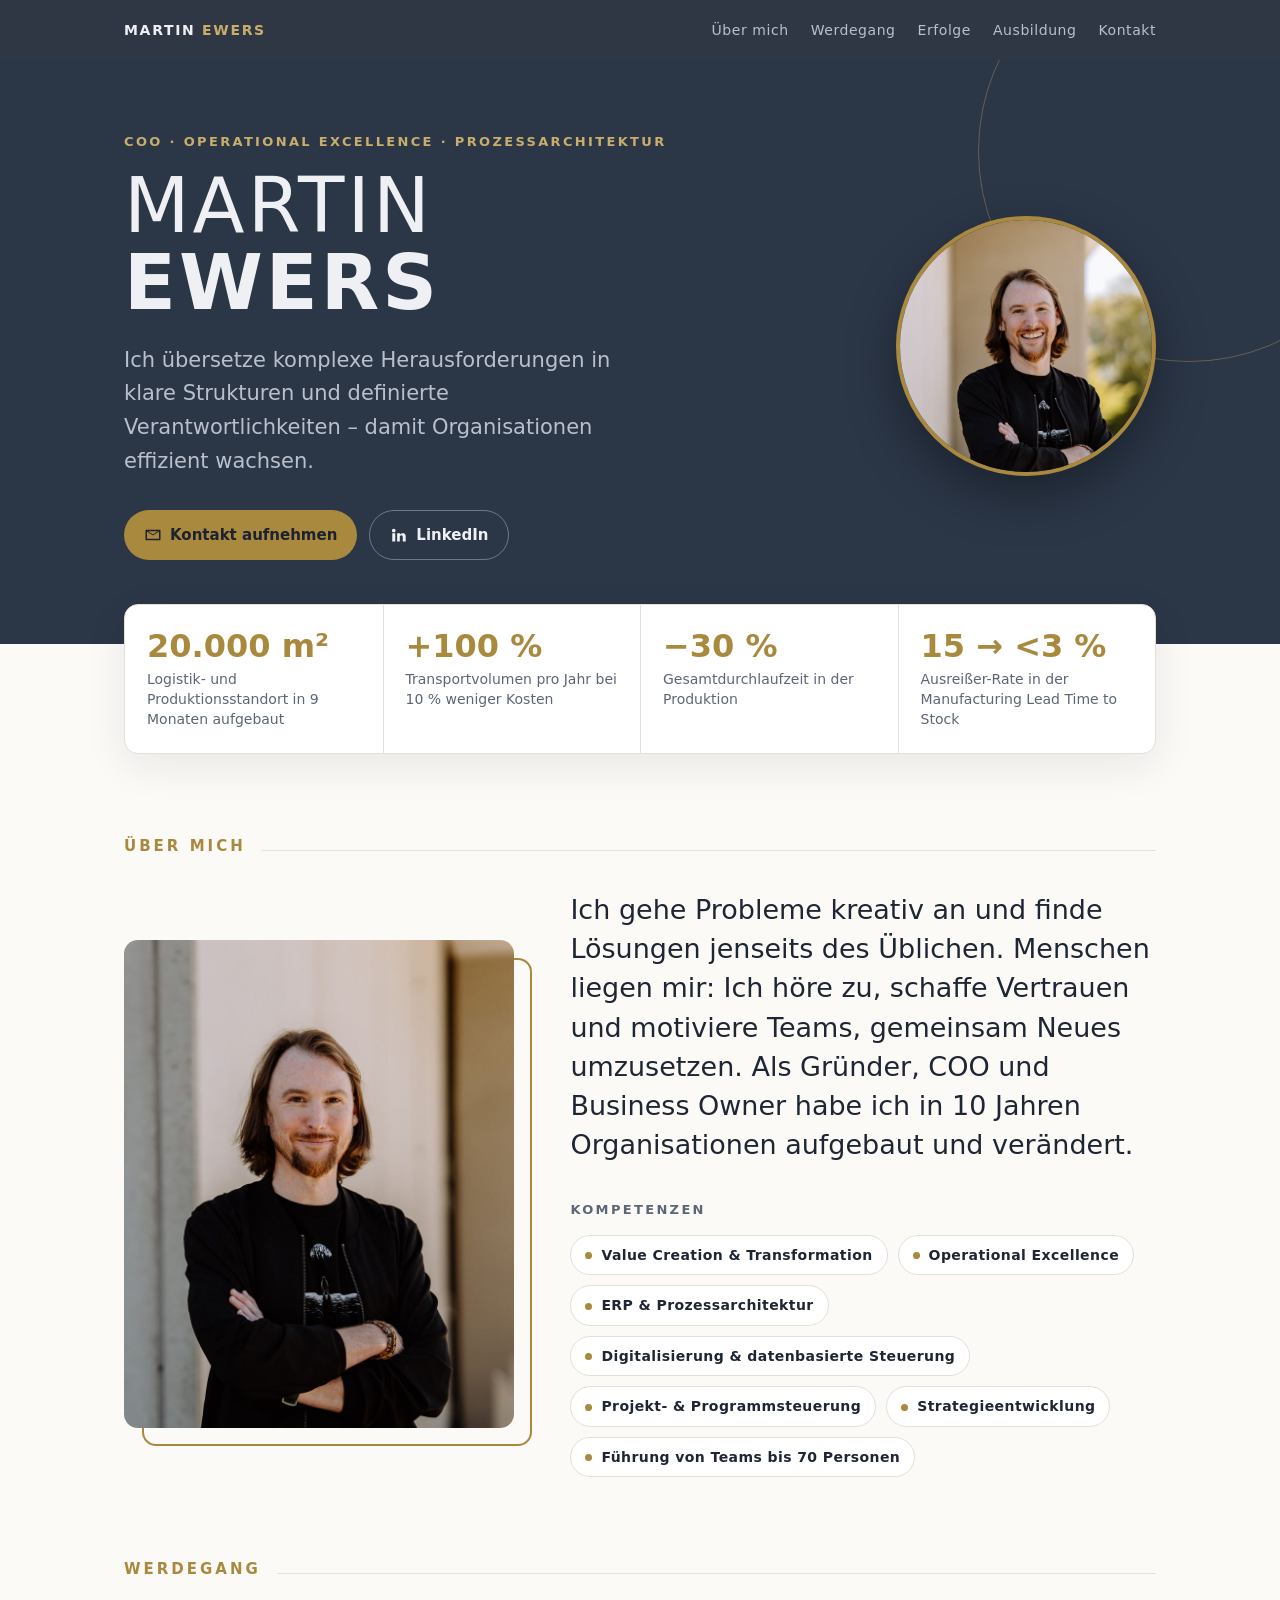
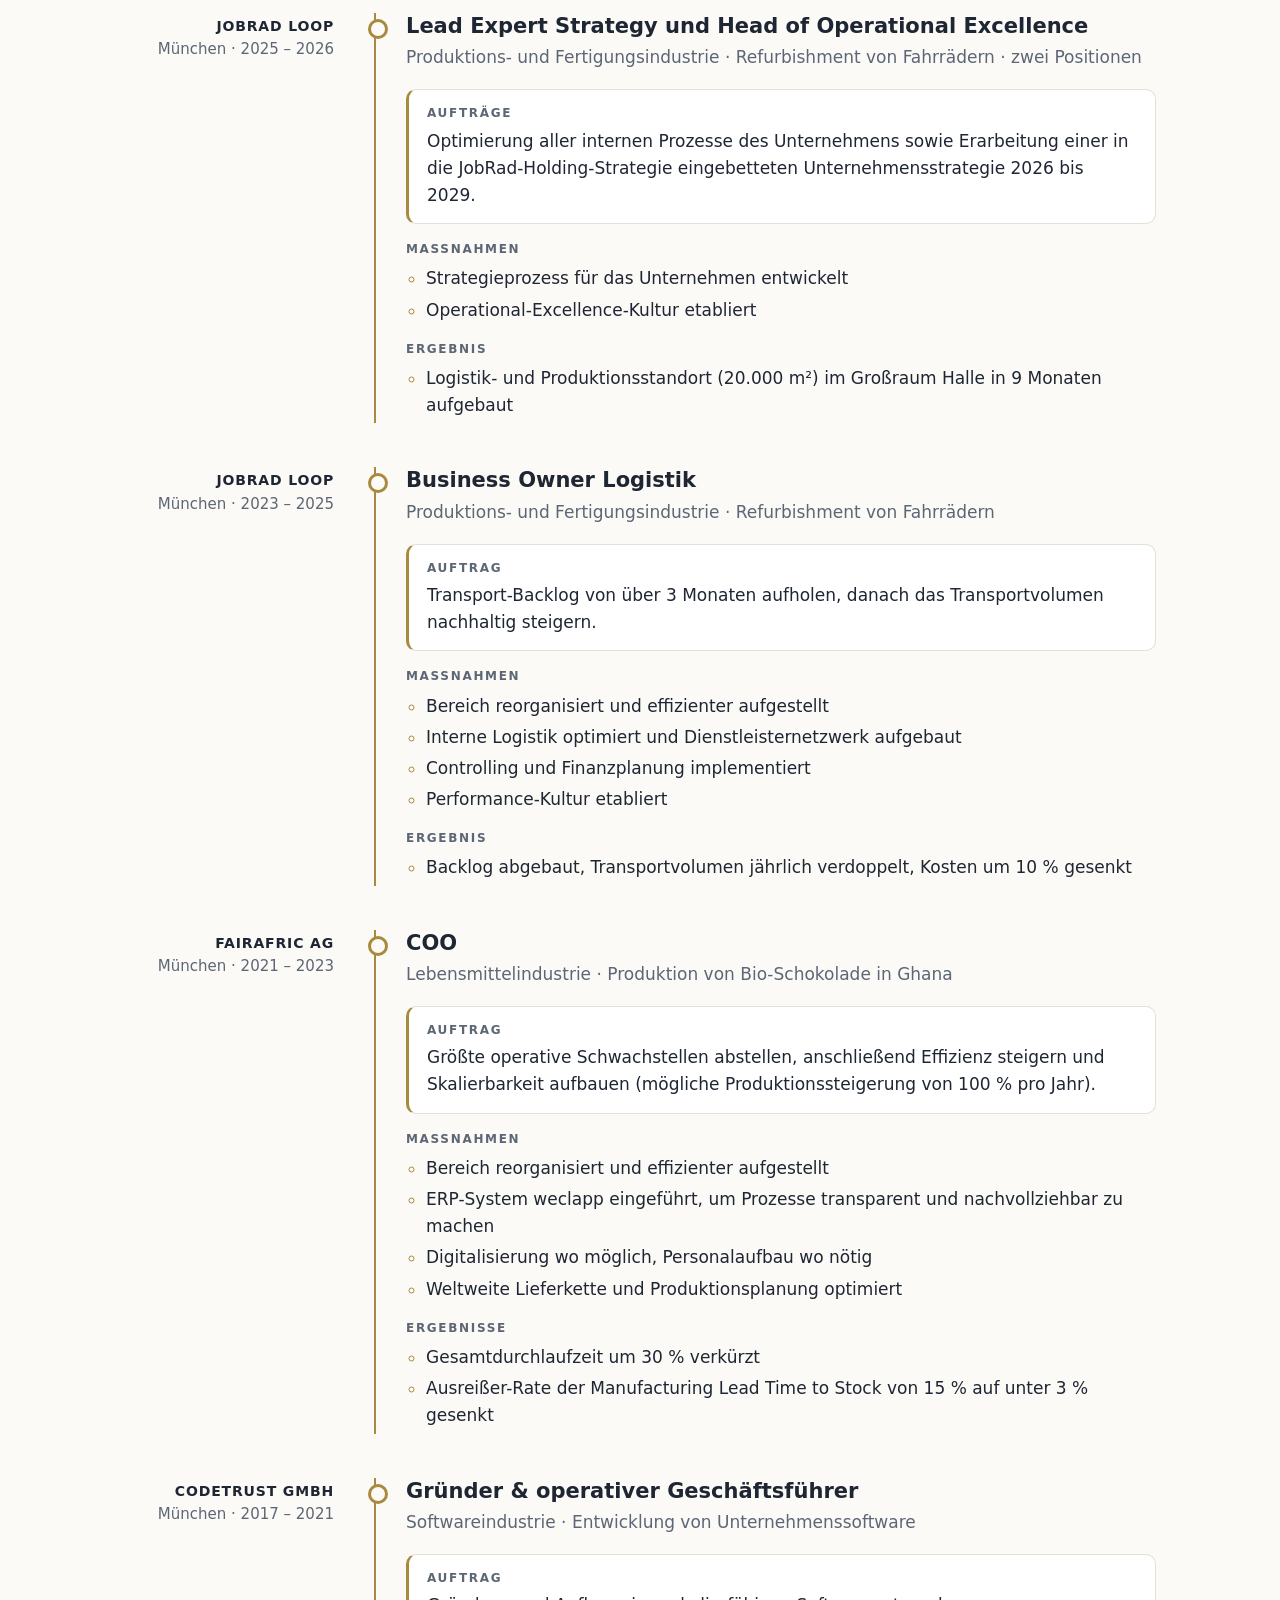
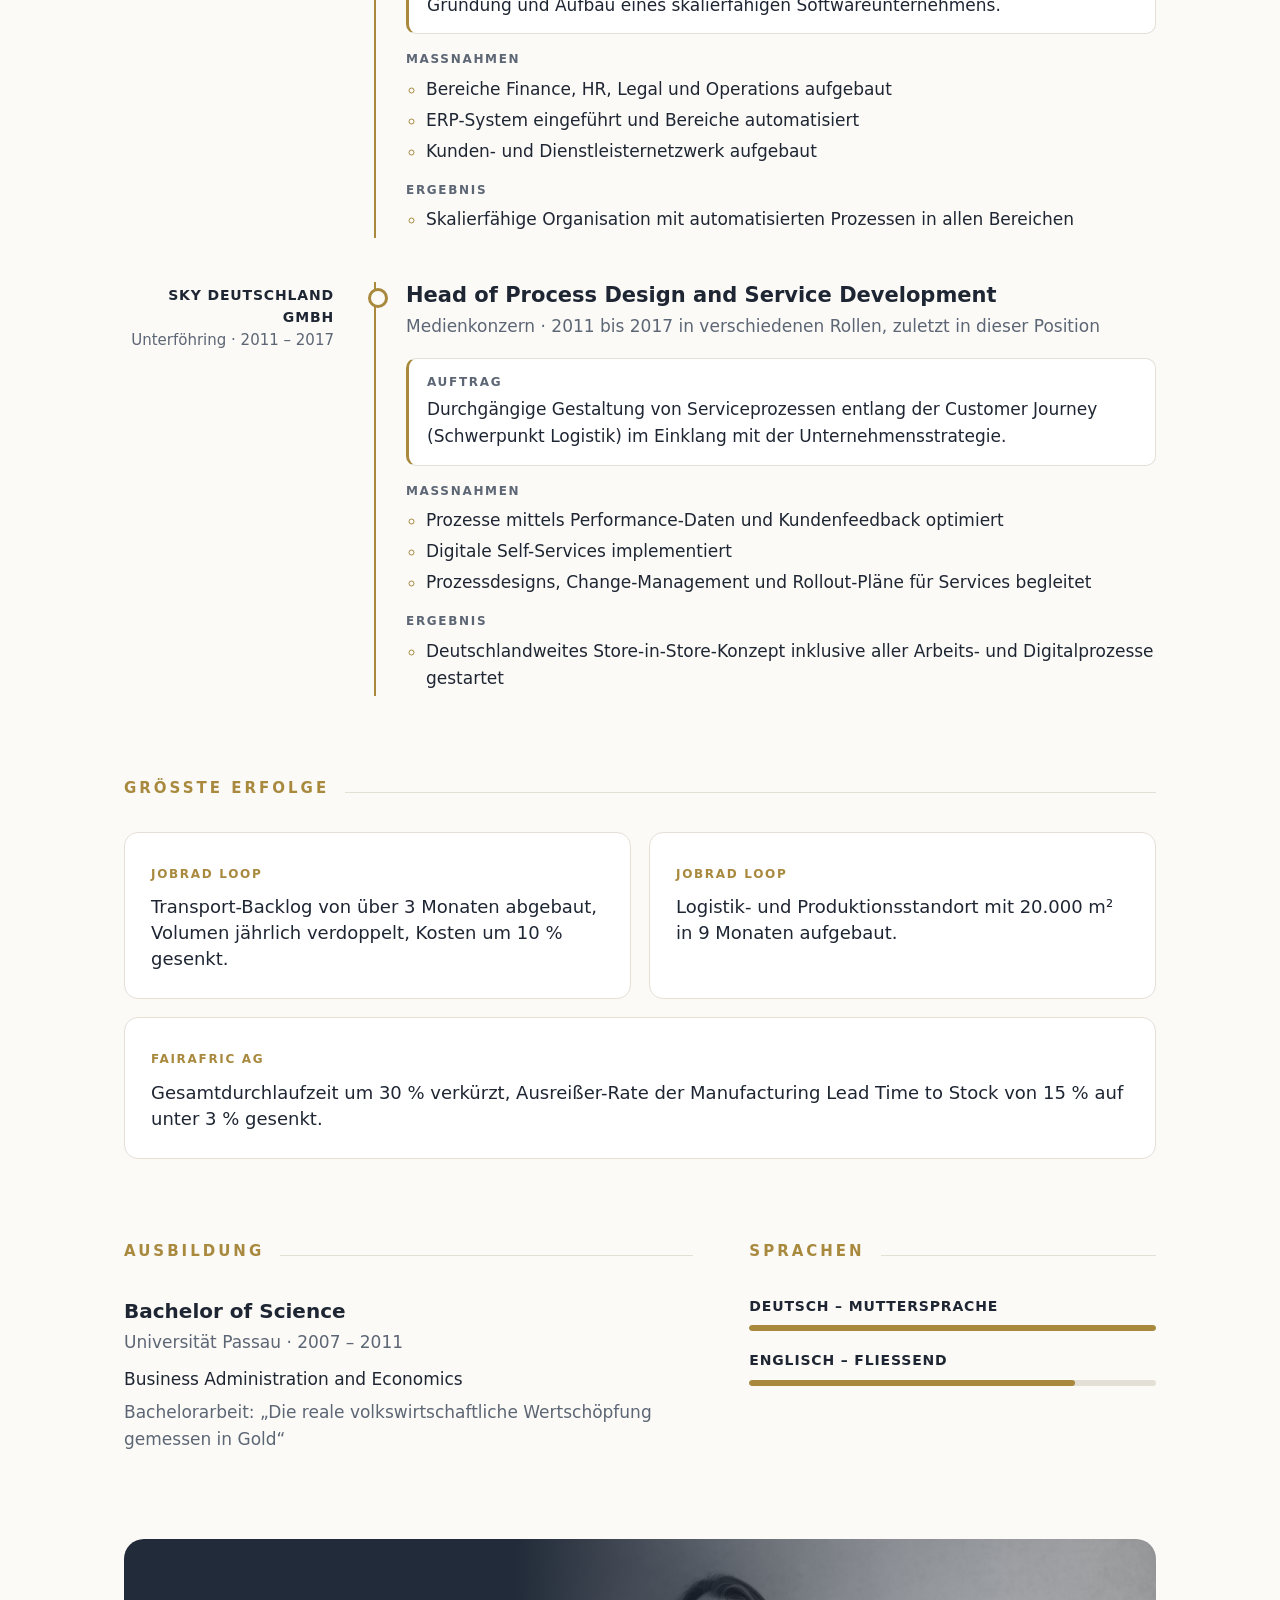
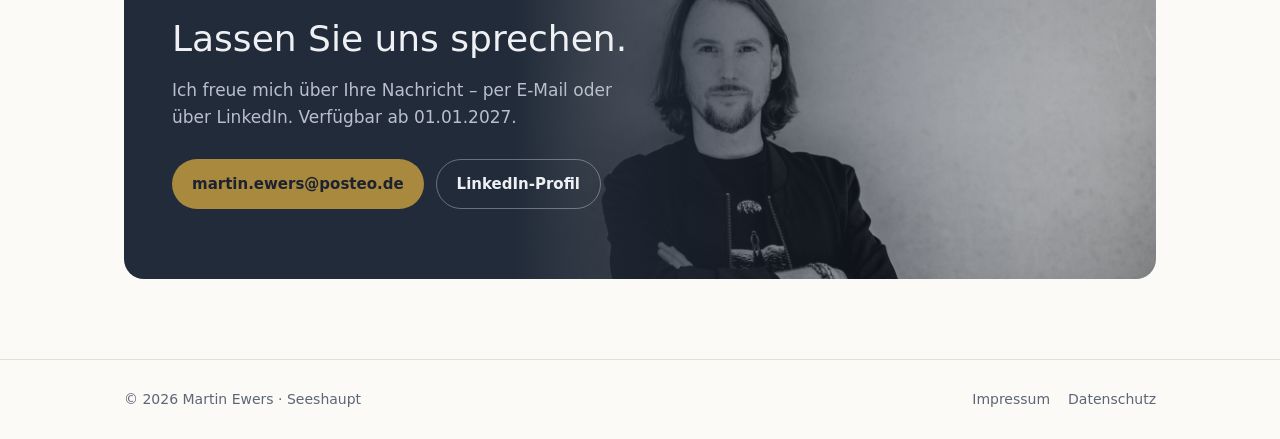
<file: index.html>
<!doctype html>
<html lang="de">
<head>
  <meta charset="utf-8">
  <meta name="viewport" content="width=device-width, initial-scale=1">
  <title>Martin Ewers – COO &amp; Operational Excellence</title>
  <meta name="description" content="Martin Ewers – erfahrener COO für Prozessarchitektur, Operational Excellence und skalierbare Organisationen. Werdegang, Erfolge und Kontakt.">
  <meta property="og:title" content="Martin Ewers – COO &amp; Operational Excellence">
  <meta property="og:description" content="Komplexe Herausforderungen in klare Strukturen und definierte Verantwortlichkeiten übersetzen.">
  <meta property="og:type" content="profile">
  <meta property="og:image" content="https://nostradewers.de/assets/og-image.jpg">
  <meta name="theme-color" content="#2b3647">
  <link rel="icon" href="data:image/svg+xml,%3Csvg xmlns='http://www.w3.org/2000/svg' viewBox='0 0 64 64'%3E%3Crect width='64' height='64' rx='14' fill='%232b3647'/%3E%3Ctext x='32' y='42' font-family='Arial' font-size='26' font-weight='700' fill='%23c9ae6b' text-anchor='middle'%3EME%3C/text%3E%3C/svg%3E">
  <link rel="stylesheet" href="assets/styles.css">
  <style>
    .job .measures + .measures { margin-top: 16px; }
    .wins .win:last-child:nth-child(odd) { grid-column: 1 / -1; }
  </style>
</head>
<body>

<nav class="nav" aria-label="Hauptnavigation">
  <div class="wrap">
    <a class="brand" href="#top">Martin <span>Ewers</span></a>
    <ul>
      <li><a href="#ueber-mich">Über mich</a></li>
      <li><a href="#werdegang">Werdegang</a></li>
      <li><a href="#erfolge">Erfolge</a></li>
      <li><a href="#ausbildung">Ausbildung</a></li>
      <li><a href="#kontakt">Kontakt</a></li>
    </ul>
  </div>
</nav>

<header class="hero" id="top">
  <div class="wrap">
    <div>
      <p class="eyebrow">COO · Operational Excellence · Prozessarchitektur</p>
      <h1>Martin <strong>Ewers</strong></h1>
      <p class="lead">Ich übersetze komplexe Herausforderungen in klare Strukturen und definierte Verantwortlichkeiten – damit Organisationen effizient wachsen.</p>
      <div class="cta">
        <a class="btn btn-gold" href="mailto:martin.ewers@posteo.de">
          <svg viewBox="0 0 24 24" aria-hidden="true"><path d="M3 5h18a1 1 0 0 1 1 1v12a1 1 0 0 1-1 1H3a1 1 0 0 1-1-1V6a1 1 0 0 1 1-1Zm1 2.4V17h16V7.4l-8 5.3-8-5.3ZM5.6 7 12 11.2 18.4 7H5.6Z"/></svg>
          Kontakt aufnehmen
        </a>
        <a class="btn btn-ghost" href="https://www.linkedin.com/in/martin-ewers/" rel="noopener" target="_blank">
          <svg viewBox="0 0 24 24" aria-hidden="true"><path d="M4.98 3.5a2.5 2.5 0 1 1 0 5 2.5 2.5 0 0 1 0-5ZM3 9.75h4v11H3v-11Zm6.5 0h3.8v1.5h.06c.53-1 1.83-1.75 3.4-1.75 3.64 0 4.24 2.2 4.24 5.07v6.18h-4v-5.48c0-1.3-.03-2.98-1.82-2.98-1.82 0-2.1 1.42-2.1 2.88v5.58h-3.58v-11Z"/></svg>
          LinkedIn
        </a>
      </div>
    </div>
    <img class="photo" src="assets/martin-ewers.jpg" width="640" height="640" alt="Porträt von Martin Ewers">
  </div>
</header>

<main>
  <div class="wrap stats">
    <ul aria-label="Ausgewählte Ergebnisse">
      <li><span class="num">20.000 m²</span><span class="lbl">Logistik- und Produktionsstandort in 9 Monaten aufgebaut</span></li>
      <li><span class="num">+100 %</span><span class="lbl">Transportvolumen pro Jahr bei 10 % weniger Kosten</span></li>
      <li><span class="num">−30 %</span><span class="lbl">Gesamtdurchlaufzeit in der Produktion</span></li>
      <li><span class="num">15 → &lt;3 %</span><span class="lbl">Ausreißer-Rate in der Manufacturing Lead Time to Stock</span></li>
    </ul>
  </div>

  <section id="ueber-mich">
    <div class="wrap">
      <div class="section-head"><h2>Über mich</h2></div>
      <div class="about">
        <figure class="about-photo">
          <img src="assets/martin-ewers-profil.jpg" width="800" height="1000" loading="lazy" alt="Martin Ewers mit verschränkten Armen vor einer hellen Betonwand">
        </figure>
        <div>
        <p class="big">Ich gehe Probleme kreativ an und finde Lösungen jenseits des Üblichen. Menschen liegen mir: Ich höre zu, schaffe Vertrauen und motiviere Teams, gemeinsam Neues umzusetzen. Als Gründer, COO und Business Owner habe ich in 10 Jahren Organisationen aufgebaut und verändert.</p>
        <div class="skills">
          <p class="eyebrow" style="color: var(--muted)">Kompetenzen</p>
          <ul class="chips">
            <li>Value Creation &amp; Transformation</li>
            <li>Operational Excellence</li>
            <li>ERP &amp; Prozessarchitektur</li>
            <li>Digitalisierung &amp; datenbasierte Steuerung</li>
            <li>Projekt- &amp; Programmsteuerung</li>
            <li>Strategieentwicklung</li>
            <li>Führung von Teams bis 70 Personen</li>
          </ul>
        </div>
        </div>
      </div>
    </div>
  </section>

  <section id="werdegang">
    <div class="wrap">
      <div class="section-head"><h2>Werdegang</h2></div>
      <ol class="timeline">
        <li class="job">
          <div class="meta">
            <div class="company">JobRad LOOP</div>
            <div class="where">München · 2025 – 2026</div>
          </div>
          <div class="body">
            <h3>Lead Expert Strategy und Head of Operational Excellence</h3>
            <p class="ctx">Produktions- und Fertigungsindustrie · Refurbishment von Fahrrädern · zwei Positionen</p>
            <div class="mission"><b>Aufträge</b><p>Optimierung aller internen Prozesse des Unternehmens sowie Erarbeitung einer in die JobRad-Holding-Strategie eingebetteten Unternehmensstrategie 2026 bis 2029.</p></div>
            <div class="measures"><b>Maßnahmen</b>
              <ul>
                <li>Strategieprozess für das Unternehmen entwickelt</li>
                <li>Operational-Excellence-Kultur etabliert</li>
              </ul>
            </div>
            <div class="measures"><b>Ergebnis</b>
              <ul>
                <li>Logistik- und Produktionsstandort (20.000 m²) im Großraum Halle in 9 Monaten aufgebaut</li>
              </ul>
            </div>
          </div>
        </li>

        <li class="job">
          <div class="meta">
            <div class="company">JobRad LOOP</div>
            <div class="where">München · 2023 – 2025</div>
          </div>
          <div class="body">
            <h3>Business Owner Logistik</h3>
            <p class="ctx">Produktions- und Fertigungsindustrie · Refurbishment von Fahrrädern</p>
            <div class="mission"><b>Auftrag</b><p>Transport-Backlog von über 3 Monaten aufholen, danach das Transportvolumen nachhaltig steigern.</p></div>
            <div class="measures"><b>Maßnahmen</b>
              <ul>
                <li>Bereich reorganisiert und effizienter aufgestellt</li>
                <li>Interne Logistik optimiert und Dienstleisternetzwerk aufgebaut</li>
                <li>Controlling und Finanzplanung implementiert</li>
                <li>Performance-Kultur etabliert</li>
              </ul>
            </div>
            <div class="measures"><b>Ergebnis</b>
              <ul>
                <li>Backlog abgebaut, Transportvolumen jährlich verdoppelt, Kosten um 10 % gesenkt</li>
              </ul>
            </div>
          </div>
        </li>

        <li class="job">
          <div class="meta">
            <div class="company">FairAfric AG</div>
            <div class="where">München · 2021 – 2023</div>
          </div>
          <div class="body">
            <h3>COO</h3>
            <p class="ctx">Lebensmittelindustrie · Produktion von Bio-Schokolade in Ghana</p>
            <div class="mission"><b>Auftrag</b><p>Größte operative Schwachstellen abstellen, anschließend Effizienz steigern und Skalierbarkeit aufbauen (mögliche Produktionssteigerung von 100 % pro Jahr).</p></div>
            <div class="measures"><b>Maßnahmen</b>
              <ul>
                <li>Bereich reorganisiert und effizienter aufgestellt</li>
                <li>ERP-System weclapp eingeführt, um Prozesse transparent und nachvollziehbar zu machen</li>
                <li>Digitalisierung wo möglich, Personalaufbau wo nötig</li>
                <li>Weltweite Lieferkette und Produktionsplanung optimiert</li>
              </ul>
            </div>
            <div class="measures"><b>Ergebnisse</b>
              <ul>
                <li>Gesamtdurchlaufzeit um 30 % verkürzt</li>
                <li>Ausreißer-Rate der Manufacturing Lead Time to Stock von 15 % auf unter 3 % gesenkt</li>
              </ul>
            </div>
          </div>
        </li>

        <li class="job">
          <div class="meta">
            <div class="company">CodeTrust GmbH</div>
            <div class="where">München · 2017 – 2021</div>
          </div>
          <div class="body">
            <h3>Gründer &amp; operativer Geschäftsführer</h3>
            <p class="ctx">Softwareindustrie · Entwicklung von Unternehmenssoftware</p>
            <div class="mission"><b>Auftrag</b><p>Gründung und Aufbau eines skalierfähigen Softwareunternehmens.</p></div>
            <div class="measures"><b>Maßnahmen</b>
              <ul>
                <li>Bereiche Finance, HR, Legal und Operations aufgebaut</li>
                <li>ERP-System eingeführt und Bereiche automatisiert</li>
                <li>Kunden- und Dienstleisternetzwerk aufgebaut</li>
              </ul>
            </div>
            <div class="measures"><b>Ergebnis</b>
              <ul>
                <li>Skalierfähige Organisation mit automatisierten Prozessen in allen Bereichen</li>
              </ul>
            </div>
          </div>
        </li>

        <li class="job">
          <div class="meta">
            <div class="company">Sky Deutschland GmbH</div>
            <div class="where">Unterföhring · 2011 – 2017</div>
          </div>
          <div class="body">
            <h3>Head of Process Design and Service Development</h3>
            <p class="ctx">Medienkonzern · 2011 bis 2017 in verschiedenen Rollen, zuletzt in dieser Position</p>
            <div class="mission"><b>Auftrag</b><p>Durchgängige Gestaltung von Serviceprozessen entlang der Customer Journey (Schwerpunkt Logistik) im Einklang mit der Unternehmensstrategie.</p></div>
            <div class="measures"><b>Maßnahmen</b>
              <ul>
                <li>Prozesse mittels Performance-Daten und Kundenfeedback optimiert</li>
                <li>Digitale Self-Services implementiert</li>
                <li>Prozessdesigns, Change-Management und Rollout-Pläne für Services begleitet</li>
              </ul>
            </div>
            <div class="measures"><b>Ergebnis</b>
              <ul>
                <li>Deutschlandweites Store-in-Store-Konzept inklusive aller Arbeits- und Digitalprozesse gestartet</li>
              </ul>
            </div>
          </div>
        </li>
      </ol>
    </div>
  </section>

  <section id="erfolge">
    <div class="wrap">
      <div class="section-head"><h2>Größte Erfolge</h2></div>
      <div class="wins">
        <article class="win"><span class="tag">JobRad LOOP</span><p>Transport-Backlog von über 3 Monaten abgebaut, Volumen jährlich verdoppelt, Kosten um 10 % gesenkt.</p></article>
        <article class="win"><span class="tag">JobRad LOOP</span><p>Logistik- und Produktionsstandort mit 20.000 m² in 9 Monaten aufgebaut.</p></article>
        <article class="win"><span class="tag">FairAfric AG</span><p>Gesamtdurchlaufzeit um 30 % verkürzt, Ausreißer-Rate der Manufacturing Lead Time to Stock von 15 % auf unter 3 % gesenkt.</p></article>
      </div>
    </div>
  </section>

  <section id="ausbildung">
    <div class="wrap two">
      <div>
        <div class="section-head"><h2>Ausbildung</h2></div>
        <div class="edu">
          <h3>Bachelor of Science</h3>
          <p class="where">Universität Passau · 2007 – 2011</p>
          <p>Business Administration and Economics</p>
          <p style="color: var(--muted)">Bachelorarbeit: „Die reale volkswirtschaftliche Wertschöpfung gemessen in Gold“</p>
        </div>
      </div>
      <div>
        <div class="section-head"><h2>Sprachen</h2></div>
        <ul class="lang">
          <li>Deutsch – Muttersprache<div class="bar" role="img" aria-label="Deutsch: Muttersprache"><span style="width: 100%"></span></div></li>
          <li>Englisch – fließend<div class="bar" role="img" aria-label="Englisch: fließend"><span style="width: 80%"></span></div></li>
        </ul>
      </div>
    </div>
  </section>

  <section id="kontakt">
    <div class="wrap">
      <div class="contact">
        <div>
          <h2>Lassen Sie uns sprechen.</h2>
          <p>Ich freue mich über Ihre Nachricht – per E-Mail oder über LinkedIn. Verfügbar ab 01.01.2027.</p>
        </div>
        <div class="cta">
          <a class="btn btn-gold" href="mailto:martin.ewers@posteo.de">martin.ewers@posteo.de</a>
          <a class="btn btn-ghost" href="https://www.linkedin.com/in/martin-ewers/" rel="noopener" target="_blank">LinkedIn-Profil</a>
        </div>
      </div>
    </div>
  </section>
</main>

<footer>
  <div class="wrap">
    <span>© <span id="year">2026</span> Martin Ewers · Seeshaupt</span>
    <span><a href="impressum.html">Impressum</a><a href="datenschutz.html">Datenschutz</a></span>
  </div>
</footer>

<script>document.getElementById('year').textContent = new Date().getFullYear();</script>
</body>
</html>
</file>
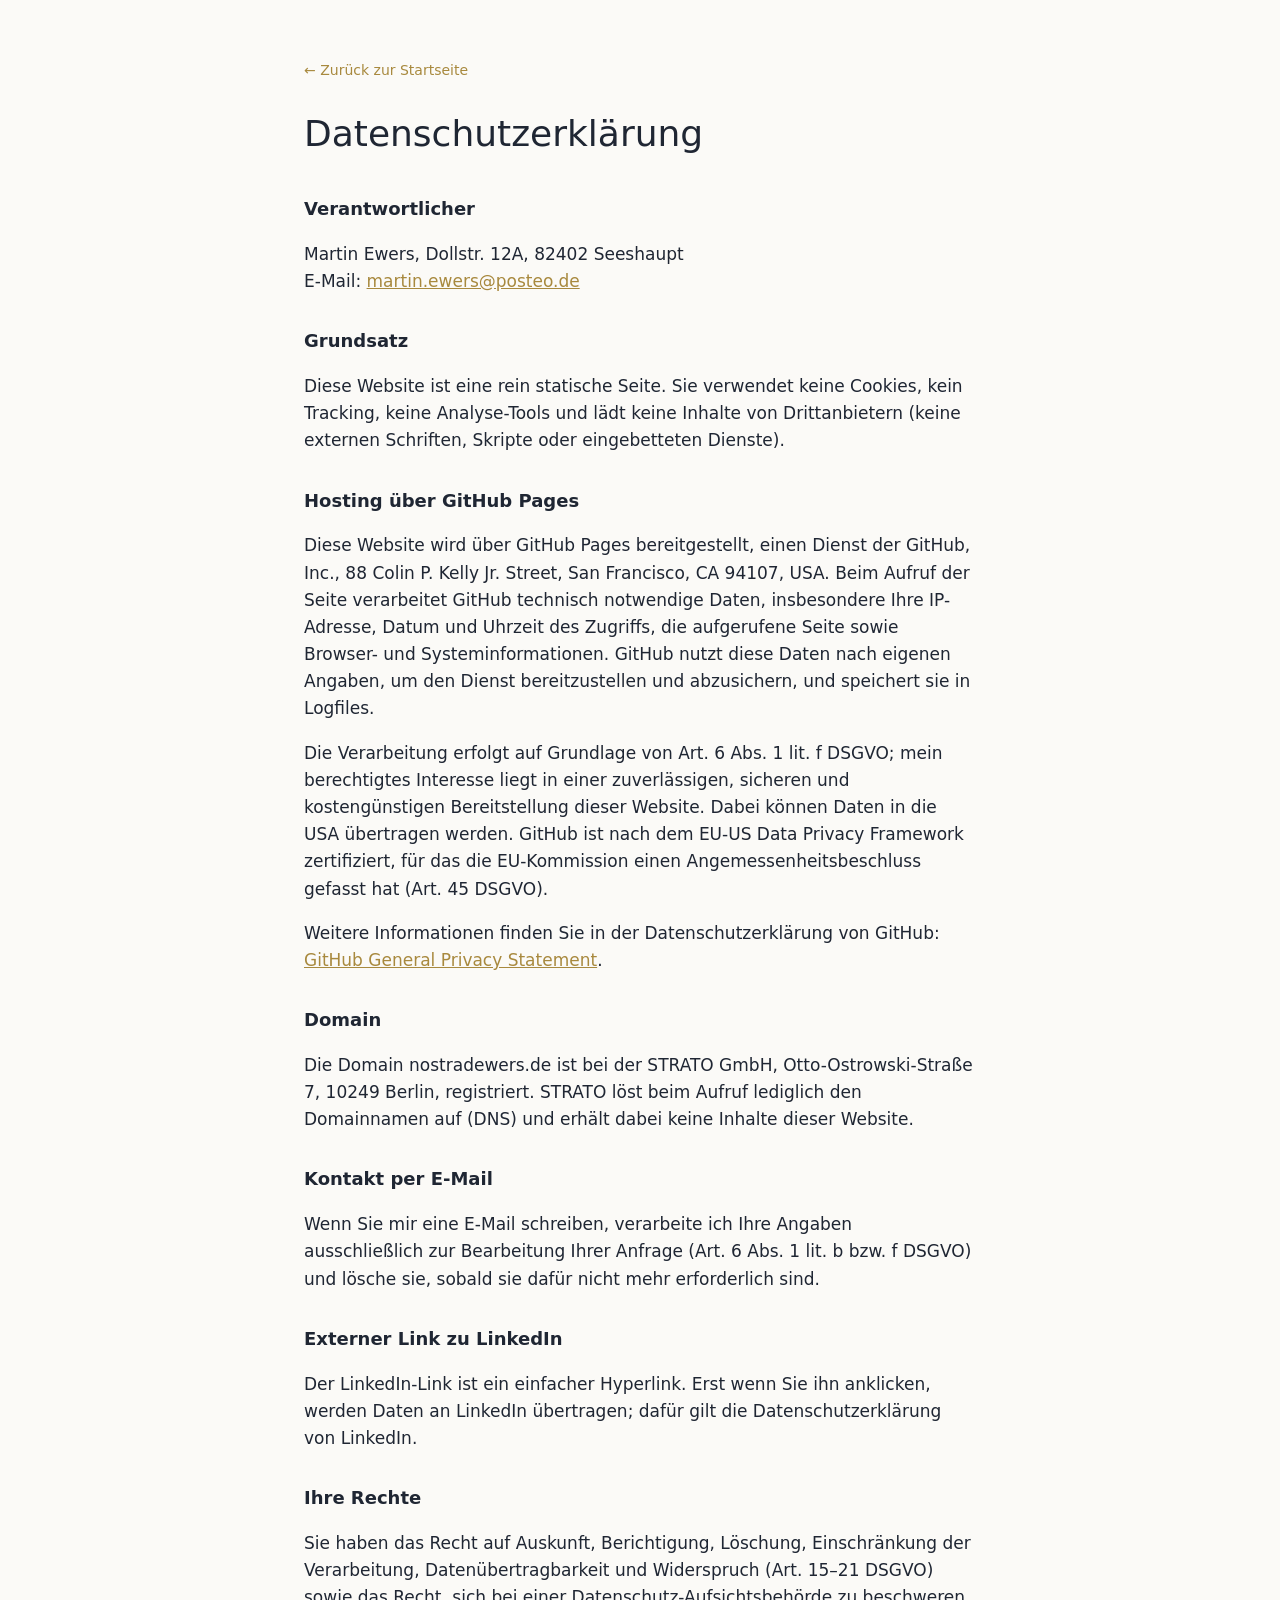
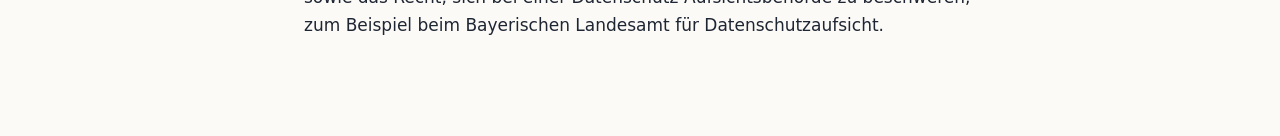
<file: datenschutz.html>
<!doctype html>
<html lang="de">
<head>
  <meta charset="utf-8">
  <meta name="viewport" content="width=device-width, initial-scale=1">
  <title>Datenschutz – Martin Ewers</title>
  <meta name="robots" content="noindex">
  <link rel="stylesheet" href="assets/styles.css">
</head>
<body>
<main class="legal wrap">
  <a class="back" href="index.html">← Zurück zur Startseite</a>
  <h1>Datenschutzerklärung</h1>

  <h2>Verantwortlicher</h2>
  <p>Martin Ewers, Dollstr. 12A, 82402 Seeshaupt<br>E-Mail: <a href="mailto:martin.ewers@posteo.de">martin.ewers@posteo.de</a></p>

  <h2>Grundsatz</h2>
  <p>Diese Website ist eine rein statische Seite. Sie verwendet keine Cookies, kein Tracking, keine Analyse-Tools und lädt keine Inhalte von Drittanbietern (keine externen Schriften, Skripte oder eingebetteten Dienste).</p>

  <h2>Hosting über GitHub Pages</h2>
  <p>Diese Website wird über GitHub Pages bereitgestellt, einen Dienst der GitHub, Inc., 88 Colin P. Kelly Jr. Street, San Francisco, CA 94107, USA. Beim Aufruf der Seite verarbeitet GitHub technisch notwendige Daten, insbesondere Ihre IP-Adresse, Datum und Uhrzeit des Zugriffs, die aufgerufene Seite sowie Browser- und Systeminformationen. GitHub nutzt diese Daten nach eigenen Angaben, um den Dienst bereitzustellen und abzusichern, und speichert sie in Logfiles.</p>
  <p>Die Verarbeitung erfolgt auf Grundlage von Art. 6 Abs. 1 lit. f DSGVO; mein berechtigtes Interesse liegt in einer zuverlässigen, sicheren und kostengünstigen Bereitstellung dieser Website. Dabei können Daten in die USA übertragen werden. GitHub ist nach dem EU-US Data Privacy Framework zertifiziert, für das die EU-Kommission einen Angemessenheitsbeschluss gefasst hat (Art. 45 DSGVO).</p>
  <p>Weitere Informationen finden Sie in der Datenschutzerklärung von GitHub: <a href="https://docs.github.com/de/site-policy/privacy-policies/github-general-privacy-statement" rel="noopener" target="_blank">GitHub General Privacy Statement</a>.</p>

  <h2>Domain</h2>
  <p>Die Domain nostradewers.de ist bei der STRATO GmbH, Otto-Ostrowski-Straße 7, 10249 Berlin, registriert. STRATO löst beim Aufruf lediglich den Domainnamen auf (DNS) und erhält dabei keine Inhalte dieser Website.</p>

  <h2>Kontakt per E-Mail</h2>
  <p>Wenn Sie mir eine E-Mail schreiben, verarbeite ich Ihre Angaben ausschließlich zur Bearbeitung Ihrer Anfrage (Art. 6 Abs. 1 lit. b bzw. f DSGVO) und lösche sie, sobald sie dafür nicht mehr erforderlich sind.</p>

  <h2>Externer Link zu LinkedIn</h2>
  <p>Der LinkedIn-Link ist ein einfacher Hyperlink. Erst wenn Sie ihn anklicken, werden Daten an LinkedIn übertragen; dafür gilt die Datenschutzerklärung von LinkedIn.</p>

  <h2>Ihre Rechte</h2>
  <p>Sie haben das Recht auf Auskunft, Berichtigung, Löschung, Einschränkung der Verarbeitung, Datenübertragbarkeit und Widerspruch (Art. 15–21 DSGVO) sowie das Recht, sich bei einer Datenschutz-Aufsichtsbehörde zu beschweren, zum Beispiel beim Bayerischen Landesamt für Datenschutzaufsicht.</p>
</main>
</body>
</html>
</file>
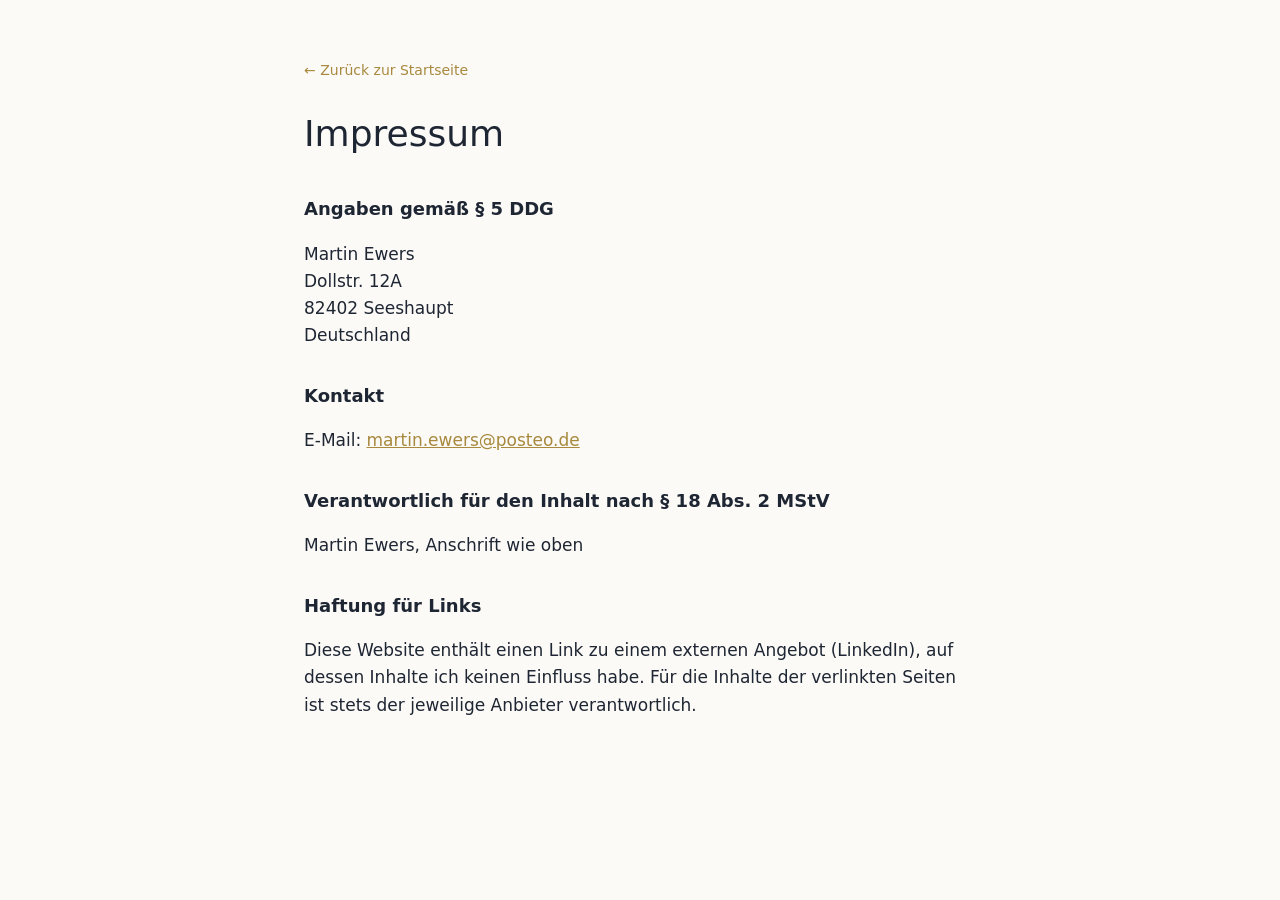
<file: impressum.html>
<!doctype html>
<html lang="de">
<head>
  <meta charset="utf-8">
  <meta name="viewport" content="width=device-width, initial-scale=1">
  <title>Impressum – Martin Ewers</title>
  <meta name="robots" content="noindex">
  <link rel="stylesheet" href="assets/styles.css">
</head>
<body>
<main class="legal wrap">
  <a class="back" href="index.html">← Zurück zur Startseite</a>
  <h1>Impressum</h1>

  <h2>Angaben gemäß § 5 DDG</h2>
  <p>Martin Ewers<br>Dollstr. 12A<br>82402 Seeshaupt<br>Deutschland</p>

  <h2>Kontakt</h2>
  <p>E-Mail: <a href="mailto:martin.ewers@posteo.de">martin.ewers@posteo.de</a></p>

  <h2>Verantwortlich für den Inhalt nach § 18 Abs. 2 MStV</h2>
  <p>Martin Ewers, Anschrift wie oben</p>

  <h2>Haftung für Links</h2>
  <p>Diese Website enthält einen Link zu einem externen Angebot (LinkedIn), auf dessen Inhalte ich keinen Einfluss habe. Für die Inhalte der verlinkten Seiten ist stets der jeweilige Anbieter verantwortlich.</p>
</main>
</body>
</html>
</file>
<file: assets/styles.css>
/* Farben angelehnt an den Lebenslauf: Navy + Gold */
:root {
  --navy: #2b3647;
  --navy-deep: #222b39;
  --gold: #a8893e;
  --gold-soft: #c9ae6b;
  --bg: #fbfaf7;
  --surface: #ffffff;
  --text: #1f2633;
  --muted: #5d6675;
  --line: #e4e0d6;
  --on-navy: #eef0f4;
  --on-navy-muted: #b9c0cc;
  --radius: 14px;
  --maxw: 1080px;
  --font: "Lato", "Segoe UI", system-ui, -apple-system, Roboto, "Helvetica Neue", Arial, sans-serif;
}

@media (prefers-color-scheme: dark) {
  :root:not([data-theme="light"]) {
    --bg: #161b24;
    --surface: #1d2430;
    --text: #e8eaee;
    --muted: #a3abb8;
    --line: #2e3746;
    --gold: #c9ae6b;
    --gold-soft: #dcc68f;
  }
}

* { box-sizing: border-box; }
html { scroll-behavior: smooth; scroll-padding-top: 72px; }
body {
  margin: 0;
  background: var(--bg);
  color: var(--text);
  font-family: var(--font);
  font-size: 17px;
  line-height: 1.6;
  -webkit-font-smoothing: antialiased;
}
img { max-width: 100%; display: block; }
a { color: var(--gold); }
a:hover { color: var(--gold-soft); }
:focus-visible { outline: 2px solid var(--gold); outline-offset: 3px; border-radius: 4px; }

.wrap { max-width: var(--maxw); margin: 0 auto; padding: 0 24px; }

/* Navigation */
.nav {
  position: sticky; top: 0; z-index: 10;
  background: color-mix(in srgb, var(--navy-deep) 94%, transparent);
  backdrop-filter: blur(8px);
  color: var(--on-navy);
}
.nav .wrap { display: flex; align-items: center; justify-content: space-between; height: 60px; gap: 16px; }
.nav .brand { color: var(--on-navy); text-decoration: none; font-weight: 700; letter-spacing: .12em; text-transform: uppercase; font-size: 14px; white-space: nowrap; }
.nav .brand span { color: var(--gold-soft); }
.nav ul { display: flex; gap: 22px; list-style: none; margin: 0; padding: 0; }
.nav ul a { color: var(--on-navy-muted); text-decoration: none; font-size: 14px; letter-spacing: .04em; }
.nav ul a:hover { color: var(--on-navy); }
@media (max-width: 760px) { .nav ul { display: none; } }

/* Hero */
.hero { background: var(--navy); color: var(--on-navy); padding: 72px 0 84px; position: relative; overflow: hidden; }
.hero::after {
  content: ""; position: absolute; right: -120px; top: -120px; width: 420px; height: 420px;
  border: 1px solid color-mix(in srgb, var(--gold-soft) 35%, transparent); border-radius: 50%;
}
.hero .wrap { display: grid; grid-template-columns: 1fr auto; gap: 48px; align-items: center; position: relative; z-index: 1; }
.eyebrow { color: var(--gold-soft); text-transform: uppercase; letter-spacing: .18em; font-size: 13px; font-weight: 700; margin: 0 0 14px; }
.hero h1 { font-size: clamp(44px, 7vw, 76px); line-height: 1.02; font-weight: 300; letter-spacing: .04em; margin: 0 0 22px; text-transform: uppercase; }
.hero h1 strong { font-weight: 700; display: block; }
.hero .lead { font-size: clamp(18px, 2.1vw, 21px); color: var(--on-navy-muted); max-width: 40ch; margin: 0 0 32px; }
.hero .photo {
  width: clamp(180px, 24vw, 260px); height: auto; aspect-ratio: 1; border-radius: 50%; object-fit: cover;
  border: 4px solid var(--gold); box-shadow: 0 20px 50px rgba(0,0,0,.35);
}
.cta { display: flex; flex-wrap: wrap; gap: 12px; }
.btn {
  display: inline-flex; align-items: center; gap: 8px; padding: 12px 20px; border-radius: 999px;
  font-weight: 700; font-size: 15px; text-decoration: none; transition: transform .15s, background .15s;
}
.btn:hover { transform: translateY(-1px); }
.btn-gold { background: var(--gold); color: #1c2230; }
.btn-gold:hover { background: var(--gold-soft); color: #1c2230; }
.btn-ghost { border: 1px solid color-mix(in srgb, var(--on-navy) 35%, transparent); color: var(--on-navy); }
.btn-ghost:hover { border-color: var(--gold-soft); color: var(--on-navy); }
.btn svg { width: 18px; height: 18px; fill: currentColor; }
@media (max-width: 760px) {
  .hero { padding: 48px 0 60px; }
  .hero .wrap { grid-template-columns: 1fr; gap: 28px; }
  .hero .photo { order: -1; width: 150px; }
}

/* Kennzahlen */
.stats { margin-top: -40px; position: relative; z-index: 2; }
.stats ul {
  list-style: none; margin: 0; padding: 0; display: grid; grid-template-columns: repeat(4, 1fr);
  background: var(--surface); border: 1px solid var(--line); border-radius: var(--radius);
  box-shadow: 0 12px 40px rgba(20, 28, 40, .08);
}
.stats li { padding: 24px 22px; border-left: 1px solid var(--line); }
.stats li:first-child { border-left: 0; }
.stats .num { display: block; font-size: 32px; font-weight: 700; color: var(--gold); line-height: 1.1; font-variant-numeric: tabular-nums; }
.stats .lbl { display: block; font-size: 14px; color: var(--muted); margin-top: 6px; line-height: 1.4; }
@media (max-width: 860px) {
  .stats ul { grid-template-columns: repeat(2, 1fr); }
  .stats li:nth-child(3) { border-left: 0; }
  .stats li:nth-child(n+3) { border-top: 1px solid var(--line); }
}
@media (max-width: 420px) { .stats .num { font-size: 26px; } .stats li { padding: 18px 16px; } }

/* Sektionen */
section { padding: 80px 0 0; }
section:last-of-type { padding-bottom: 80px; }
.section-head { display: flex; align-items: baseline; gap: 16px; margin-bottom: 32px; }
.section-head h2 { margin: 0; font-size: 15px; letter-spacing: .2em; text-transform: uppercase; color: var(--gold); font-weight: 700; white-space: nowrap; }
.section-head::after { content: ""; flex: 1; height: 1px; background: var(--line); }

.about { display: grid; grid-template-columns: minmax(0, 0.8fr) 1.2fr; gap: 56px; align-items: center; }
.about p.big { font-size: clamp(21px, 2.6vw, 27px); line-height: 1.45; font-weight: 300; margin: 0; }
.about .skills { margin-top: 36px; }
.about-photo { margin: 0; position: relative; }
.about-photo::before {
  content: ""; position: absolute; inset: 18px -18px -18px 18px; border: 2px solid var(--gold); border-radius: var(--radius);
}
.about-photo img { position: relative; width: 100%; height: auto; aspect-ratio: 4 / 5; object-fit: cover; border-radius: var(--radius); }
.chips { list-style: none; margin: 0; padding: 0; display: flex; flex-wrap: wrap; gap: 10px; align-content: flex-start; }
.chips li {
  border: 1px solid var(--line); background: var(--surface); padding: 8px 14px; border-radius: 999px;
  font-size: 14px; font-weight: 700; letter-spacing: .03em;
}
.chips li::before { content: ""; display: inline-block; width: 7px; height: 7px; border-radius: 50%; background: var(--gold); margin-right: 9px; vertical-align: middle; }
@media (max-width: 860px) {
  .about { grid-template-columns: 1fr; gap: 40px; }
  .about-photo { max-width: 360px; margin-right: 18px; }
}

/* Werdegang */
.timeline { list-style: none; margin: 0; padding: 0; }
.job { display: grid; grid-template-columns: 210px 1fr; gap: 0 40px; padding-bottom: 44px; position: relative; }
.job:last-child { padding-bottom: 0; }
.job .meta { text-align: right; padding-top: 2px; }
.job .company { font-weight: 700; letter-spacing: .06em; text-transform: uppercase; font-size: 14px; }
.job .where { color: var(--muted); font-size: 15px; }
.job .body { border-left: 2px solid var(--gold); padding-left: 30px; position: relative; }
.job .body::before {
  content: ""; position: absolute; left: -8px; top: 6px; width: 14px; height: 14px; border-radius: 50%;
  background: var(--bg); border: 3px solid var(--gold);
}
.job h3 { margin: 0 0 4px; font-size: 21px; line-height: 1.3; }
.job .ctx { color: var(--muted); margin: 0 0 18px; }
.job .mission {
  background: var(--surface); border: 1px solid var(--line); border-left: 3px solid var(--gold);
  border-radius: 10px; padding: 14px 18px; margin: 0 0 16px;
}
.job .mission b, .job .measures b { display: block; font-size: 12px; text-transform: uppercase; letter-spacing: .14em; color: var(--muted); margin-bottom: 4px; }
.job .mission p { margin: 0; }
.job .measures ul { margin: 6px 0 0; padding-left: 20px; }
.job .measures li { margin-bottom: 4px; }
.job .measures li::marker { color: var(--gold); }
@media (max-width: 760px) {
  .job { grid-template-columns: 1fr; }
  .job .meta { text-align: left; padding-left: 32px; margin-bottom: 10px; border-left: 2px solid var(--gold); }
  .job .body::before { top: -30px; }
  .job .meta { position: relative; }
  .job .meta::before {
    content: ""; position: absolute; left: -8px; top: 4px; width: 14px; height: 14px; border-radius: 50%;
    background: var(--bg); border: 3px solid var(--gold);
  }
  .job .body::before { display: none; }
}

/* Erfolge */
.wins { display: grid; grid-template-columns: repeat(2, 1fr); gap: 18px; }
.win { background: var(--surface); border: 1px solid var(--line); border-radius: var(--radius); padding: 26px; }
.win .tag { font-size: 12px; font-weight: 700; letter-spacing: .14em; text-transform: uppercase; color: var(--gold); }
.win p { margin: 8px 0 0; font-size: 18px; line-height: 1.45; }
@media (max-width: 760px) { .wins { grid-template-columns: 1fr; } }

/* Ausbildung / Sprachen */
.two { display: grid; grid-template-columns: 1.4fr 1fr; gap: 56px; }
.edu h3 { margin: 0 0 2px; font-size: 20px; }
.edu .where { color: var(--muted); margin: 0 0 10px; }
.edu p { margin: 0 0 6px; }
.lang { list-style: none; margin: 0; padding: 0; }
.lang li { margin-bottom: 18px; font-weight: 700; letter-spacing: .06em; text-transform: uppercase; font-size: 14px; }
.bar { height: 6px; background: var(--line); border-radius: 3px; margin-top: 8px; overflow: hidden; }
.bar span { display: block; height: 100%; background: var(--gold); border-radius: 3px; }
@media (max-width: 760px) { .two { grid-template-columns: 1fr; gap: 40px; } }

/* Kontakt */
.contact {
  background:
    linear-gradient(90deg, var(--navy-deep) 38%, rgba(34, 43, 57, .55) 62%, rgba(34, 43, 57, .1) 100%),
    url("martin-ewers-sw.jpg") right 28% / auto 150% no-repeat,
    var(--navy-deep);
  color: var(--on-navy); min-height: 340px; border-radius: calc(var(--radius) + 6px);
  padding: 56px 48px; display: flex; flex-direction: column; justify-content: center; gap: 28px;
}
.contact > div:first-child { max-width: 30rem; }
.contact h2 { margin: 0 0 10px; font-size: clamp(26px, 3.4vw, 36px); font-weight: 300; }
.contact p { margin: 0; color: var(--on-navy-muted); }
@media (max-width: 760px) {
  .contact {
    padding: 36px 24px;
    background:
      linear-gradient(rgba(34, 43, 57, .86), rgba(34, 43, 57, .92)),
      url("martin-ewers-sw.jpg") center 25% / cover no-repeat,
      var(--navy-deep);
  }
}

/* Footer */
footer { border-top: 1px solid var(--line); padding: 28px 0; color: var(--muted); font-size: 14px; }
footer .wrap { display: flex; justify-content: space-between; flex-wrap: wrap; gap: 12px; }
footer a { color: var(--muted); text-decoration: none; margin-left: 18px; }
footer a:first-child { margin-left: 0; }
footer a:hover { color: var(--gold); }

/* Rechtstexte */
.legal { max-width: 720px; padding: 56px 24px 80px; }
.legal h1 { font-size: 36px; font-weight: 300; margin: 0 0 28px; }
.legal h2 { font-size: 18px; margin: 32px 0 8px; }
.legal p, .legal li { color: var(--text); }
.legal .back { display: inline-block; margin-bottom: 24px; font-size: 14px; text-decoration: none; }

@media (prefers-reduced-motion: reduce) { html { scroll-behavior: auto; } .btn { transition: none; } }
@media print {
  .nav, .cta, footer { display: none; }
  .hero { background: none; color: #000; padding: 0; }
  section { padding-top: 24px; }
}
</file>
